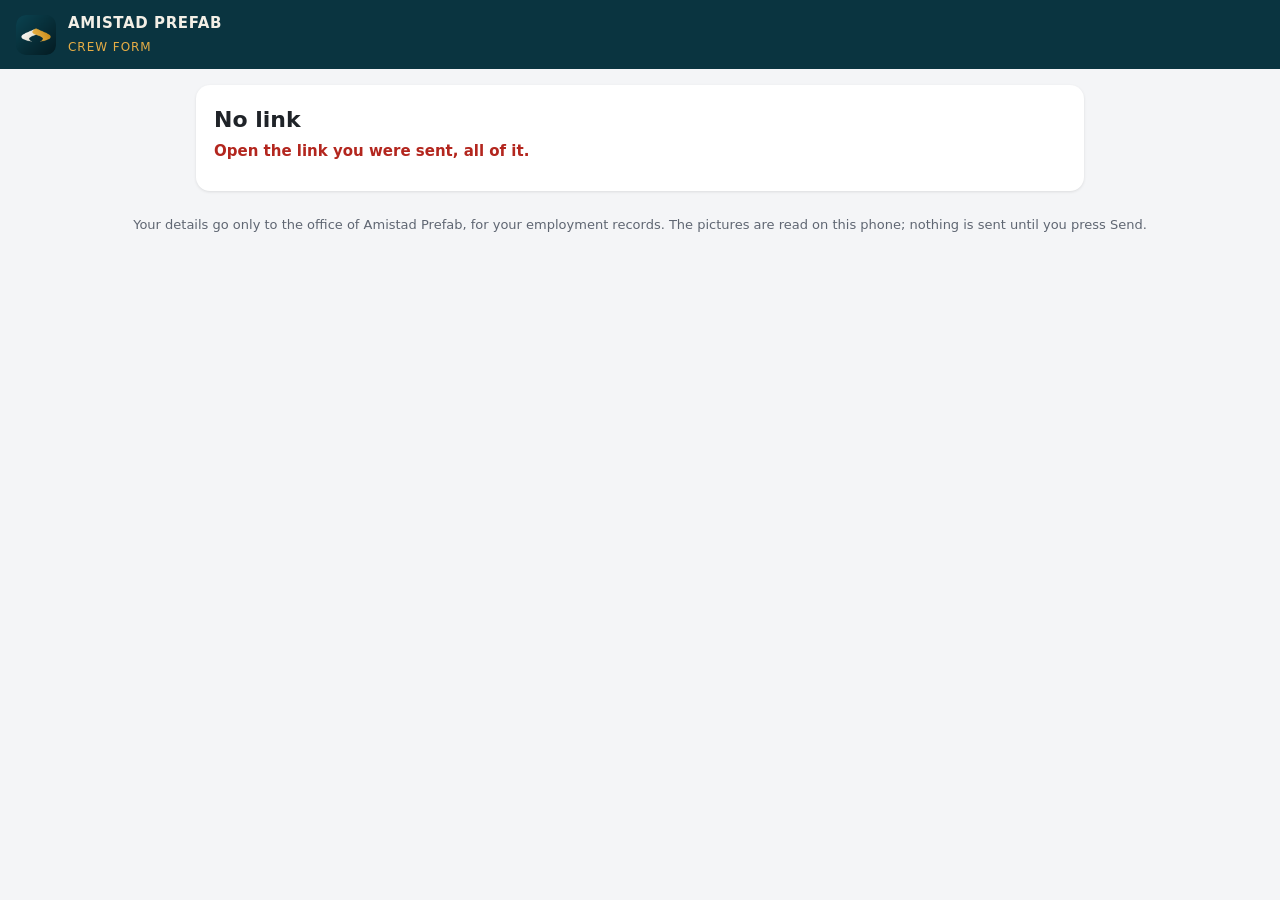
<file: crew.html>
<!doctype html>
<html lang="en">
<head>
  <meta charset="utf-8">
  <meta http-equiv="Content-Security-Policy" content="default-src 'self'; script-src 'self' 'wasm-unsafe-eval' https://www.gstatic.com https://apis.google.com https://cdnjs.cloudflare.com https://cdn.jsdelivr.net; style-src 'self' 'unsafe-inline'; img-src 'self' data: blob: https:; media-src 'self' data: blob: https:; font-src 'self' data:; connect-src 'self' https://*.googleapis.com https://*.firebaseio.com wss://*.firebaseio.com https://www.gstatic.com https://europe-west1-amistad-ops.cloudfunctions.net https://script.google.com https://script.googleusercontent.com https://api.open-meteo.com https://cdnjs.cloudflare.com https://cdn.jsdelivr.net https://tessdata.projectnaptha.com https://drive.google.com data: blob:; frame-src 'self' https://amistad-ops.firebaseapp.com https://accounts.google.com https://drive.google.com https://docs.google.com; worker-src 'self' blob: https://cdn.jsdelivr.net; object-src 'none'; base-uri 'self'; form-action 'self'">
  <meta name="viewport" content="width=device-width, initial-scale=1">
  <meta name="robots" content="noindex">
  <title>Crew form · Amistad Prefab</title>
  <link rel="icon" type="image/png" href="assets/logo.png">
  <!-- v0.40.2: the link preview a candidate sees (WhatsApp, Telegram): Amistad Prefab only -->
  <meta name="description" content="Fill in your details for Amistad Prefab. Take a picture of your ID and of yourself.">
  <meta property="og:site_name" content="Amistad Prefab">
  <meta property="og:title" content="Amistad Prefab · Crew form">
  <meta property="og:description" content="Fill in your details for Amistad Prefab. Take a picture of your ID and of yourself.">
  <meta property="og:image" content="https://hub.amistadprefab.com/assets/logo.png">
  <meta property="og:type" content="website">
  <meta name="twitter:card" content="summary">
  <meta name="application-name" content="Amistad Prefab">
  <meta name="apple-mobile-web-app-title" content="Amistad Prefab">
  <style>
    :root { --bg: #f4f5f7; --surface: #fff; --ink: #1f2328; --muted: #5f6672; --line: #dfe2e7; --brand: #0a3440; --gold: #b47d14; --ok: #1a7f4b; --bad: #b3261e; }
    * { box-sizing: border-box; }
    body { margin: 0; background: var(--bg); color: var(--ink); font: 15px/1.5 system-ui, -apple-system, 'Segoe UI', Roboto, sans-serif; }
    header { display: flex; align-items: center; gap: 12px; padding: 12px 16px; background: var(--brand); color: #f3efe6; }
    header img { width: 40px; height: 40px; border-radius: 10px; }
    header b { display: block; font-size: 15px; letter-spacing: .04em; text-transform: uppercase; }
    header span { font-size: 12px; color: #e6ad45; letter-spacing: .08em; text-transform: uppercase; }
    main { max-width: 920px; margin: 0 auto; padding: 16px; display: flex; flex-direction: column; gap: 16px; }
    .card { background: var(--surface); border-radius: 14px; padding: 18px; box-shadow: 0 1px 3px rgb(0 0 0 / .1); }
    h1 { margin: 0 0 4px; font-size: 22px; }
    h2 { margin: 0 0 10px; font-size: 16px; }
    p { margin: 0 0 10px; }
    .muted { color: var(--muted); font-size: 13px; }
    .ok { color: var(--ok); font-weight: 600; }
    .bad { color: var(--bad); font-weight: 600; }
    input, select, textarea { padding: 10px 12px; border: 1px solid var(--line); border-radius: 8px; font: inherit; font-weight: 400; background: #fff; color: var(--ink); width: 100%; }
    .grid { display: grid; grid-template-columns: 1fr 1fr; gap: 0 12px; }
    @media (max-width: 560px) { .grid { grid-template-columns: 1fr; } }
    .seg { display: flex; gap: 8px; flex-wrap: wrap; margin-bottom: 12px; }
    .seg button.on { background: var(--brand); border-color: var(--brand); color: #fff; }
    .shots { display: flex; gap: 10px; flex-wrap: wrap; margin: 6px 0 12px; }
    .shot { width: 140px; display: flex; flex-direction: column; gap: 6px; font-size: 12px; font-weight: 600; }
    .shot img, .shot .empty { width: 140px; height: 94px; object-fit: cover; border-radius: 8px; border: 1px solid var(--line); background: #eef0f3; display: flex; align-items: center; justify-content: center; color: var(--muted); font-weight: 400; }
    .shot.face img, .shot.face .empty { width: 110px; height: 130px; }
    .shot .pick { display: flex; gap: 6px; } .shot .pick label.btn { flex: 1; padding: 8px 6px; }
    .shot label.btn { margin: 0; padding: 8px 12px; border: 1px solid var(--line); border-radius: 999px; text-align: center; cursor: pointer; background: #fff; flex-direction: row; justify-content: center; }
    .note { background: #fff7e6; border-radius: 10px; padding: 10px 12px; font-size: 13px; }
    .row { display: flex; gap: 10px; align-items: center; flex-wrap: wrap; margin-top: 12px; }
    .check { flex-direction: row; align-items: flex-start; gap: 8px; font-weight: 400; margin: 14px 0 0; }
    .check input { margin-top: 3px; width: 18px; height: 18px; flex: none; }
    button { padding: 11px 18px; border: 1px solid var(--line); border-radius: 999px; background: var(--surface); color: var(--ink); font: inherit; font-weight: 600; cursor: pointer; }
    button.primary { background: var(--brand); border-color: var(--brand); color: #fff; }
    button:disabled { opacity: .5; cursor: default; }
    footer { padding: 8px 16px 24px; text-align: center; }
    /* v1.16.0: how sure a read field is */
    .rd { font-size: 11px; font-weight: 700; padding: 1px 7px; border-radius: 999px; margin-left: 4px; }
    .rd.ok { background: #e6f4ec; color: var(--ok); } .rd.low { background: #fff1d6; color: #8a5a00; }
    .okbtn { padding: 2px 10px; font-size: 11px; margin-left: 4px; }
    label.lowf input, label.lowf select { border: 2px solid #e6ad45; background: #fffaf0; }
    .note button { padding: 4px 12px; font-size: 12px; margin-left: 6px; }
    /* v1.15.0: the document scan and Fix corners */
    .shot.doc { width: 180px; } .shot.doc img, .shot.doc .empty { width: 180px; height: 114px; }
    .shot.doc img { object-fit: contain; background: #fff; }
    .shot .pick button.btn { flex: 1; padding: 6px 4px; font-size: 12px; white-space: nowrap; }
    .shot.doc .pick label.btn { white-space: nowrap; font-size: 12px; }
    .fixer { position: fixed; inset: 0; background: rgb(0 0 0 / .6); display: flex; align-items: center; justify-content: center; z-index: 10; padding: 12px; }
    .fixbox { background: var(--surface); border-radius: 14px; padding: 14px; max-width: 760px; width: 100%; max-height: 100%; overflow: auto; }
    .fixarea { position: relative; touch-action: none; user-select: none; }
    .fixarea img { display: block; max-width: 100%; max-height: 70vh; margin: 0 auto; }
    .dot { position: absolute; width: 30px; height: 30px; margin: -15px 0 0 -15px; border-radius: 50%; background: rgb(230 173 69 / .45); border: 3px solid #e6ad45; box-shadow: 0 0 0 2px #fff; touch-action: none; cursor: grab; }
    @media print { header, .no-print, footer { display: none; } body { background: #fff; } .card { box-shadow: none; padding: 0; } .pages { max-height: none; background: none; padding: 0; } }
  </style>
</head>
<body>
  <header><img src="assets/logo.png" alt=""><div><b id="from">Amistad Prefab</b><span>Crew form</span></div></header>
  <main id="app"><div class="card"><p class="muted">Opening the form…</p></div></main>
  <footer class="muted">Your details go only to the office of Amistad Prefab, for your employment records. The pictures are read on this phone; nothing is sent until you press Send.</footer>
  <script type="module" src="js/crewpage.js"></script>
</body>
</html>
</file>
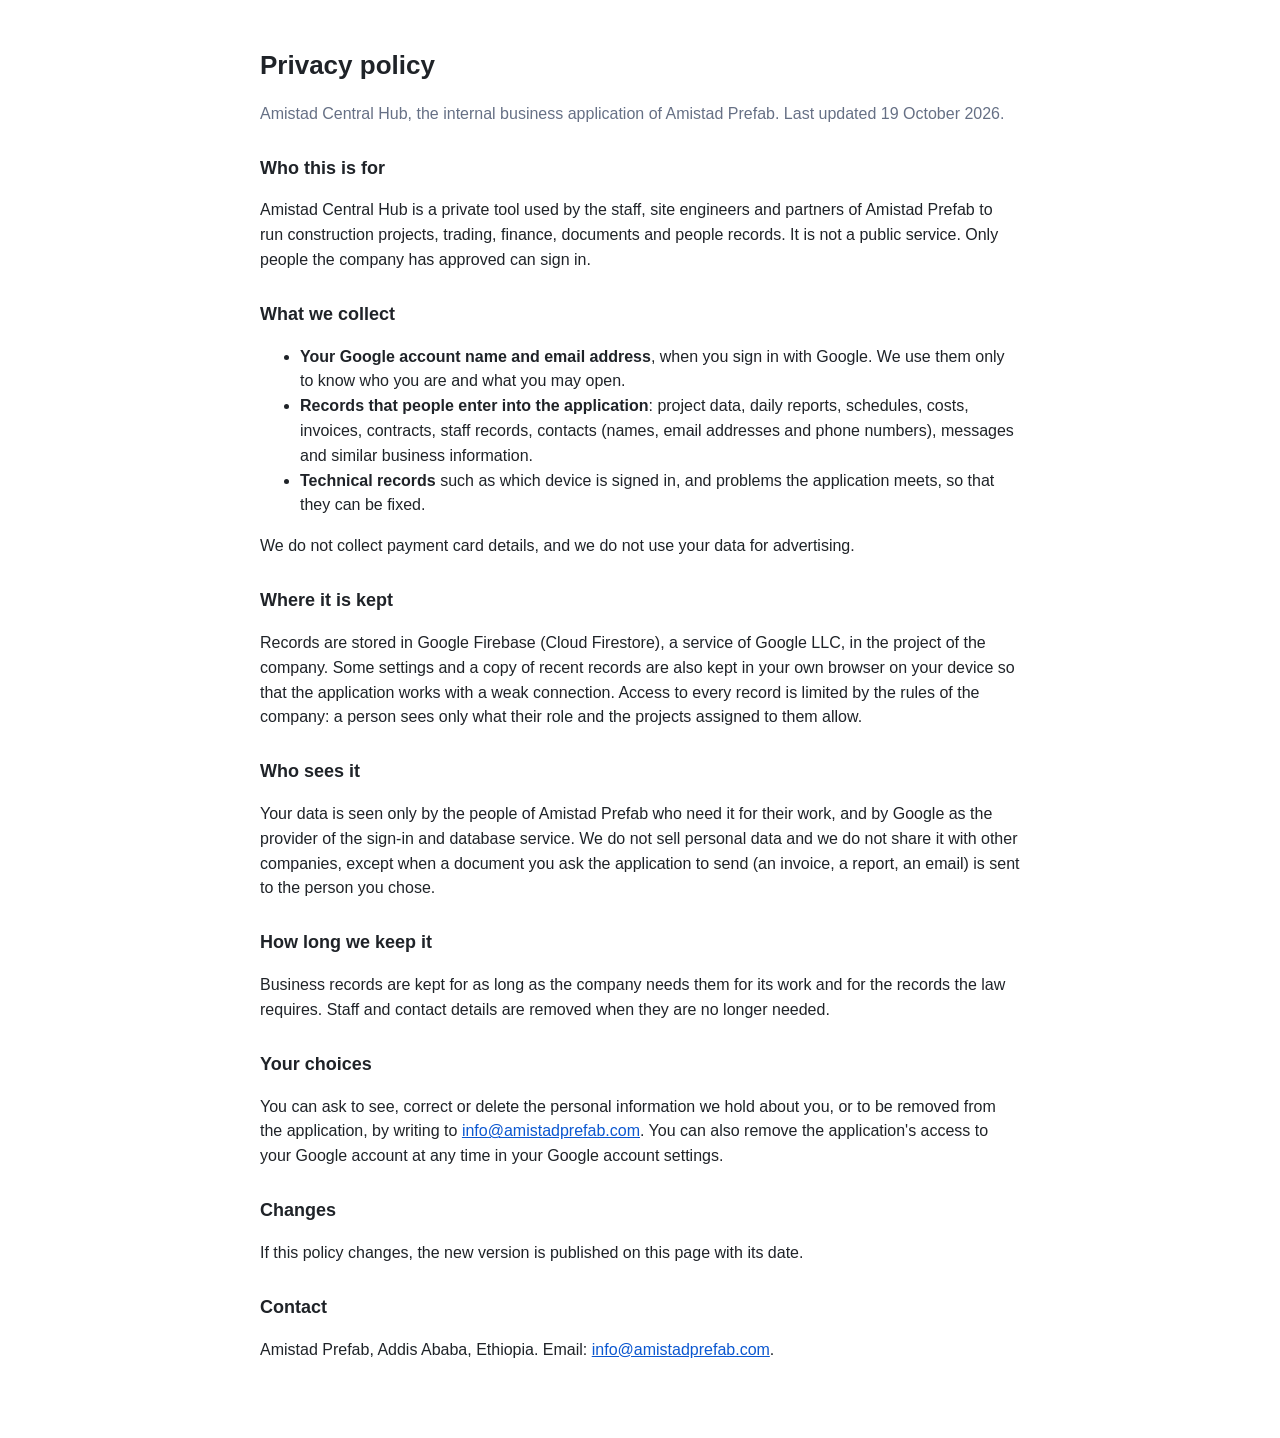
<file: privacy.html>
<!doctype html>
<html lang="en">
<head>
<meta charset="utf-8">
  <meta http-equiv="Content-Security-Policy" content="default-src 'self'; script-src 'self' 'wasm-unsafe-eval' https://www.gstatic.com https://apis.google.com https://cdnjs.cloudflare.com https://cdn.jsdelivr.net; style-src 'self' 'unsafe-inline'; img-src 'self' data: blob: https:; media-src 'self' data: blob: https:; font-src 'self' data:; connect-src 'self' https://*.googleapis.com https://*.firebaseio.com wss://*.firebaseio.com https://www.gstatic.com https://europe-west1-amistad-ops.cloudfunctions.net https://script.google.com https://script.googleusercontent.com https://api.open-meteo.com https://cdnjs.cloudflare.com https://cdn.jsdelivr.net https://tessdata.projectnaptha.com https://drive.google.com data: blob:; frame-src 'self' https://amistad-ops.firebaseapp.com https://accounts.google.com https://drive.google.com https://docs.google.com; worker-src 'self' blob: https://cdn.jsdelivr.net; object-src 'none'; base-uri 'self'; form-action 'self'">
<meta name="viewport" content="width=device-width, initial-scale=1">
<title>Privacy policy · Amistad Central Hub</title>
<style>
  body { font-family: Arial, Helvetica, sans-serif; line-height: 1.55; color: #1f2328; max-width: 760px; margin: 0 auto; padding: 28px 18px 60px; }
  h1 { font-size: 26px; margin-bottom: 4px; }
  h2 { font-size: 18px; margin-top: 28px; }
  .muted { color: #667085; }
  a { color: #0b57d0; }
</style>
</head>
<body>
<h1>Privacy policy</h1>
<p class="muted">Amistad Central Hub, the internal business application of Amistad Prefab. Last updated 19 October 2026.</p>

<h2>Who this is for</h2>
<p>Amistad Central Hub is a private tool used by the staff, site engineers and partners of Amistad Prefab to run construction projects, trading, finance, documents and people records. It is not a public service. Only people the company has approved can sign in.</p>

<h2>What we collect</h2>
<ul>
  <li><b>Your Google account name and email address</b>, when you sign in with Google. We use them only to know who you are and what you may open.</li>
  <li><b>Records that people enter into the application</b>: project data, daily reports, schedules, costs, invoices, contracts, staff records, contacts (names, email addresses and phone numbers), messages and similar business information.</li>
  <li><b>Technical records</b> such as which device is signed in, and problems the application meets, so that they can be fixed.</li>
</ul>
<p>We do not collect payment card details, and we do not use your data for advertising.</p>

<h2>Where it is kept</h2>
<p>Records are stored in Google Firebase (Cloud Firestore), a service of Google LLC, in the project of the company. Some settings and a copy of recent records are also kept in your own browser on your device so that the application works with a weak connection. Access to every record is limited by the rules of the company: a person sees only what their role and the projects assigned to them allow.</p>

<h2>Who sees it</h2>
<p>Your data is seen only by the people of Amistad Prefab who need it for their work, and by Google as the provider of the sign-in and database service. We do not sell personal data and we do not share it with other companies, except when a document you ask the application to send (an invoice, a report, an email) is sent to the person you chose.</p>

<h2>How long we keep it</h2>
<p>Business records are kept for as long as the company needs them for its work and for the records the law requires. Staff and contact details are removed when they are no longer needed.</p>

<h2>Your choices</h2>
<p>You can ask to see, correct or delete the personal information we hold about you, or to be removed from the application, by writing to <a href="mailto:info@amistadprefab.com">info@amistadprefab.com</a>. You can also remove the application's access to your Google account at any time in your Google account settings.</p>

<h2>Changes</h2>
<p>If this policy changes, the new version is published on this page with its date.</p>

<h2>Contact</h2>
<p>Amistad Prefab, Addis Ababa, Ethiopia. Email: <a href="mailto:info@amistadprefab.com">info@amistadprefab.com</a>.</p>
</body>
</html>
</file>
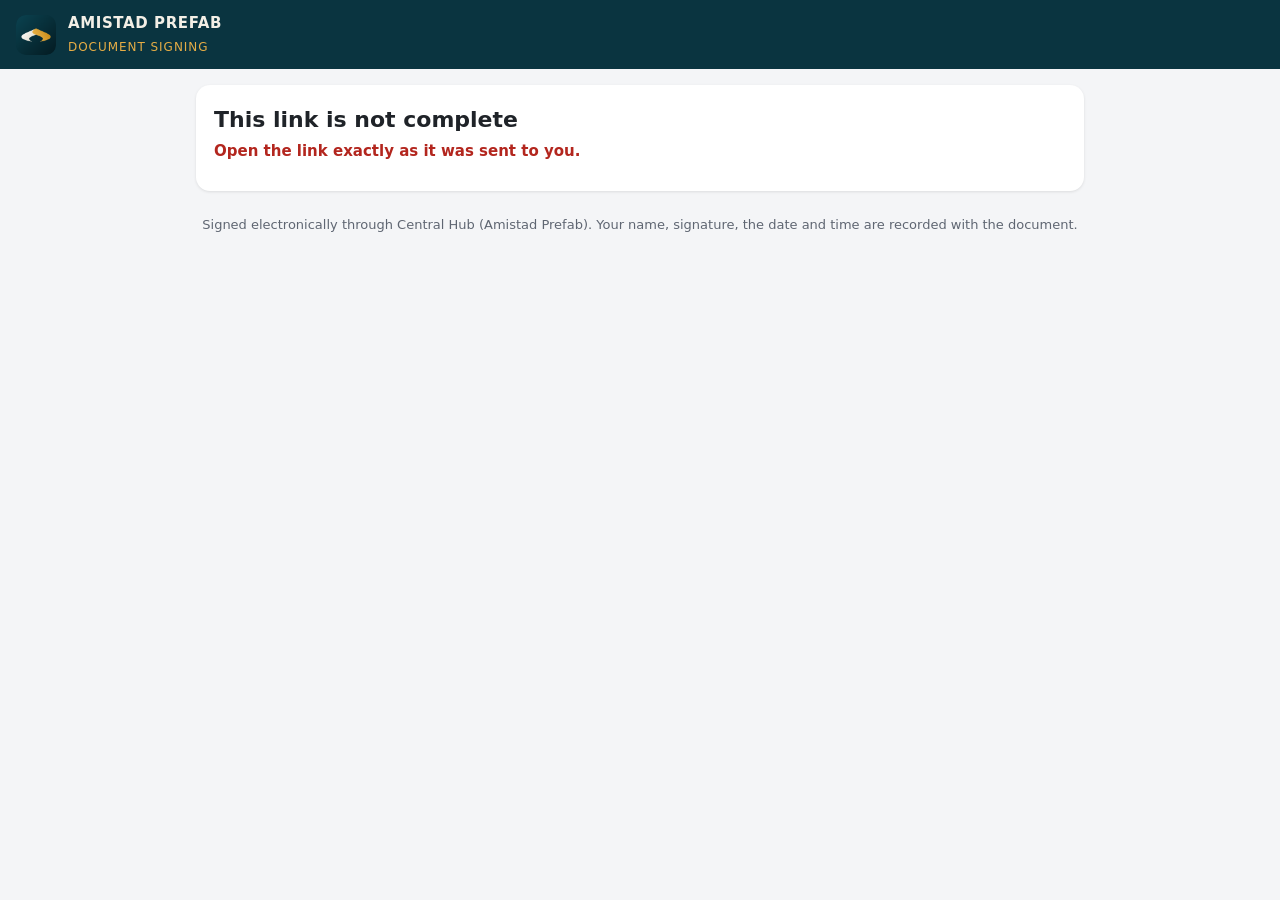
<file: sign.html>
<!doctype html>
<html lang="en">
<head>
  <meta charset="utf-8">
  <meta http-equiv="Content-Security-Policy" content="default-src 'self'; script-src 'self' 'wasm-unsafe-eval' https://www.gstatic.com https://apis.google.com https://cdnjs.cloudflare.com https://cdn.jsdelivr.net; style-src 'self' 'unsafe-inline'; img-src 'self' data: blob: https:; media-src 'self' data: blob: https:; font-src 'self' data:; connect-src 'self' https://*.googleapis.com https://*.firebaseio.com wss://*.firebaseio.com https://www.gstatic.com https://europe-west1-amistad-ops.cloudfunctions.net https://script.google.com https://script.googleusercontent.com https://api.open-meteo.com https://cdnjs.cloudflare.com https://cdn.jsdelivr.net https://tessdata.projectnaptha.com https://drive.google.com data: blob:; frame-src 'self' https://amistad-ops.firebaseapp.com https://accounts.google.com https://drive.google.com https://docs.google.com; worker-src 'self' blob: https://cdn.jsdelivr.net; object-src 'none'; base-uri 'self'; form-action 'self'">
  <meta name="viewport" content="width=device-width, initial-scale=1">
  <meta name="robots" content="noindex">
  <title>Sign a document · Amistad Prefab</title>
  <link rel="icon" type="image/png" href="assets/logo.png">
  <style>
    :root { --bg: #f4f5f7; --surface: #fff; --ink: #1f2328; --muted: #5f6672; --line: #dfe2e7; --brand: #0a3440; --gold: #b47d14; --ok: #1a7f4b; --bad: #b3261e; }
    * { box-sizing: border-box; }
    body { margin: 0; background: var(--bg); color: var(--ink); font: 15px/1.5 system-ui, -apple-system, 'Segoe UI', Roboto, sans-serif; }
    header { display: flex; align-items: center; gap: 12px; padding: 12px 16px; background: var(--brand); color: #f3efe6; }
    header img { width: 40px; height: 40px; border-radius: 10px; }
    header b { display: block; font-size: 15px; letter-spacing: .04em; text-transform: uppercase; }
    header span { font-size: 12px; color: #e6ad45; letter-spacing: .08em; text-transform: uppercase; }
    main { max-width: 920px; margin: 0 auto; padding: 16px; display: flex; flex-direction: column; gap: 16px; }
    .card { background: var(--surface); border-radius: 14px; padding: 18px; box-shadow: 0 1px 3px rgb(0 0 0 / .1); }
    h1 { margin: 0 0 4px; font-size: 22px; }
    h2 { margin: 0 0 10px; font-size: 16px; }
    p { margin: 0 0 10px; }
    .muted { color: var(--muted); font-size: 13px; }
    .ok { color: var(--ok); font-weight: 600; }
    .bad { color: var(--bad); font-weight: 600; }
    .doc-text { white-space: pre-wrap; overflow-wrap: anywhere; }
    .pages { display: flex; flex-direction: column; gap: 10px; background: #e9ebef; padding: 10px; border-radius: 10px; max-height: 75vh; overflow: auto; }
    .pages canvas { width: 100%; height: auto; background: #fff; box-shadow: 0 1px 3px rgb(0 0 0 / .2); }
    label { display: flex; flex-direction: column; gap: 4px; font-size: 13px; font-weight: 600; margin-bottom: 12px; }
    input[type=text] { padding: 10px 12px; border: 1px solid var(--line); border-radius: 8px; font: inherit; font-weight: 400; }
    .pad-wrap { position: relative; border: 2px dashed var(--line); border-radius: 12px; background: #fcfcfd; touch-action: none; }
    #pad { display: block; width: 100%; height: 190px; touch-action: none; cursor: crosshair; }
    .pad-wrap::after { content: 'Draw your signature here'; position: absolute; left: 14px; bottom: 8px; color: var(--muted); font-size: 12px; pointer-events: none; }
    .pad-wrap.drawn::after { content: ''; }
    .row { display: flex; gap: 10px; align-items: center; flex-wrap: wrap; margin-top: 12px; }
    .check { flex-direction: row; align-items: flex-start; gap: 8px; font-weight: 400; margin: 14px 0 0; }
    .check input { margin-top: 3px; width: 18px; height: 18px; flex: none; }
    button { padding: 11px 18px; border: 1px solid var(--line); border-radius: 999px; background: var(--surface); color: var(--ink); font: inherit; font-weight: 600; cursor: pointer; }
    button.primary { background: var(--brand); border-color: var(--brand); color: #fff; }
    button:disabled { opacity: .5; cursor: default; }
    .sig { max-height: 80px; max-width: 260px; border-bottom: 1px solid var(--ink); }
    footer { padding: 8px 16px 24px; text-align: center; }
    @media print { header, .no-print, footer { display: none; } body { background: #fff; } .card { box-shadow: none; padding: 0; } .pages { max-height: none; background: none; padding: 0; } }
  </style>
</head>
<body>
  <header><img src="assets/logo.png" alt=""><div><b id="from">Amistad Prefab</b><span>Document signing</span></div></header>
  <main id="app"><div class="card"><p class="muted">Opening the document…</p></div></main>
  <footer class="muted">Signed electronically through Central Hub (Amistad Prefab). Your name, signature, the date and time are recorded with the document.</footer>
  <script type="module" src="js/signpage.js"></script>
</body>
</html>
</file>
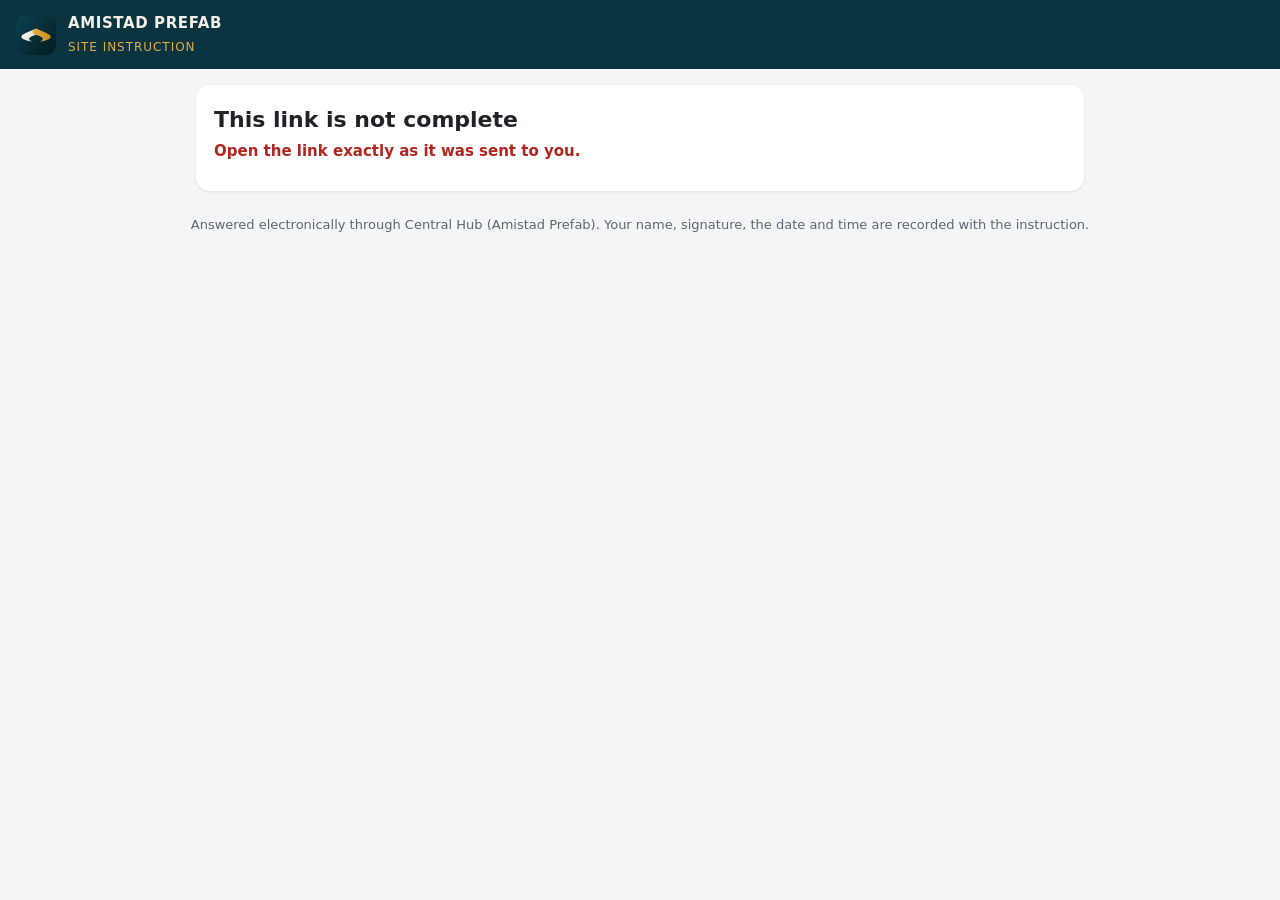
<file: siteinst.html>
<!doctype html>
<html lang="en">
<head>
  <meta charset="utf-8">
  <meta http-equiv="Content-Security-Policy" content="default-src 'self'; script-src 'self' 'wasm-unsafe-eval' https://www.gstatic.com https://apis.google.com https://cdnjs.cloudflare.com https://cdn.jsdelivr.net; style-src 'self' 'unsafe-inline'; img-src 'self' data: blob: https:; media-src 'self' data: blob: https:; font-src 'self' data:; connect-src 'self' https://*.googleapis.com https://*.firebaseio.com wss://*.firebaseio.com https://www.gstatic.com https://europe-west1-amistad-ops.cloudfunctions.net https://script.google.com https://script.googleusercontent.com https://api.open-meteo.com https://cdnjs.cloudflare.com https://cdn.jsdelivr.net https://tessdata.projectnaptha.com https://drive.google.com data: blob:; frame-src 'self' https://amistad-ops.firebaseapp.com https://accounts.google.com https://drive.google.com https://docs.google.com; worker-src 'self' blob: https://cdn.jsdelivr.net; object-src 'none'; base-uri 'self'; form-action 'self'">
  <meta name="viewport" content="width=device-width, initial-scale=1">
  <meta name="robots" content="noindex">
  <title>Site instruction · Amistad Prefab</title>
  <link rel="icon" type="image/png" href="assets/logo.png">
  <style>
    :root { --bg: #f4f5f7; --surface: #fff; --ink: #1f2328; --muted: #5f6672; --line: #dfe2e7; --brand: #0a3440; --gold: #b47d14; --ok: #1a7f4b; --bad: #b3261e; }
    * { box-sizing: border-box; }
    body { margin: 0; background: var(--bg); color: var(--ink); font: 15px/1.5 system-ui, -apple-system, 'Segoe UI', Roboto, sans-serif; }
    header { display: flex; align-items: center; gap: 12px; padding: 12px 16px; background: var(--brand); color: #f3efe6; }
    header img { width: 40px; height: 40px; border-radius: 10px; }
    header b { display: block; font-size: 15px; letter-spacing: .04em; text-transform: uppercase; }
    header span { font-size: 12px; color: #e6ad45; letter-spacing: .08em; text-transform: uppercase; }
    main { max-width: 920px; margin: 0 auto; padding: 16px; display: flex; flex-direction: column; gap: 16px; }
    .card { background: var(--surface); border-radius: 14px; padding: 18px; box-shadow: 0 1px 3px rgb(0 0 0 / .1); }
    h1 { margin: 0 0 4px; font-size: 22px; }
    h2 { margin: 0 0 10px; font-size: 16px; }
    p { margin: 0 0 10px; }
    .muted { color: var(--muted); font-size: 13px; }
    .ok { color: var(--ok); font-weight: 600; }
    .bad { color: var(--bad); font-weight: 600; }
    .doc-text { white-space: pre-wrap; overflow-wrap: anywhere; }
    .diary-frame { width: 100%; height: 75vh; border: 1px solid #ddd; border-radius: 8px; background: #fff; }
    .pages { display: flex; flex-direction: column; gap: 10px; background: #e9ebef; padding: 10px; border-radius: 10px; max-height: 75vh; overflow: auto; }
    .pages canvas { width: 100%; height: auto; background: #fff; box-shadow: 0 1px 3px rgb(0 0 0 / .2); }
    label { display: flex; flex-direction: column; gap: 4px; font-size: 13px; font-weight: 600; margin-bottom: 12px; }
    input[type=text] { padding: 10px 12px; border: 1px solid var(--line); border-radius: 8px; font: inherit; font-weight: 400; }
    .pad-wrap { position: relative; border: 2px dashed var(--line); border-radius: 12px; background: #fcfcfd; touch-action: none; }
    #pad { display: block; width: 100%; height: 190px; touch-action: none; cursor: crosshair; }
    .pad-wrap::after { content: 'Draw your signature here'; position: absolute; left: 14px; bottom: 8px; color: var(--muted); font-size: 12px; pointer-events: none; }
    .pad-wrap.drawn::after { content: ''; }
    .row { display: flex; gap: 10px; align-items: center; flex-wrap: wrap; margin-top: 12px; }
    .check { flex-direction: row; align-items: flex-start; gap: 8px; font-weight: 400; margin: 14px 0 0; }
    .check input { margin-top: 3px; width: 18px; height: 18px; flex: none; }
    button { padding: 11px 18px; border: 1px solid var(--line); border-radius: 999px; background: var(--surface); color: var(--ink); font: inherit; font-weight: 600; cursor: pointer; }
    button.primary { background: var(--brand); border-color: var(--brand); color: #fff; }
    button:disabled { opacity: .5; cursor: default; }
    .sig { max-height: 80px; max-width: 260px; border-bottom: 1px solid var(--ink); }
    .photos { display: flex; flex-wrap: wrap; gap: 8px; } .photos img { width: 160px; max-width: 46%; border-radius: 8px; }
    textarea { padding: 10px 12px; border: 1px solid var(--line); border-radius: 8px; font: inherit; font-weight: 400; min-height: 80px; }
    dl { display: grid; grid-template-columns: max-content 1fr; gap: 4px 12px; margin: 0 0 10px; font-size: 14px; } dt { color: var(--muted); } dd { margin: 0; }
    footer { padding: 8px 16px 24px; text-align: center; }
    @media print { header, .no-print, footer { display: none; } body { background: #fff; } .card { box-shadow: none; padding: 0; } .pages { max-height: none; background: none; padding: 0; } }
  </style>
</head>
<body>
  <header><img src="assets/logo.png" alt=""><div><b id="from">Amistad Prefab</b><span>Site instruction</span></div></header>
  <main id="app"><div class="card"><p class="muted">Opening the site instruction…</p></div></main>
  <footer class="muted">Answered electronically through Central Hub (Amistad Prefab). Your name, signature, the date and time are recorded with the instruction.</footer>
  <script type="module" src="js/sipage.js"></script>
</body>
</html>
</file>
